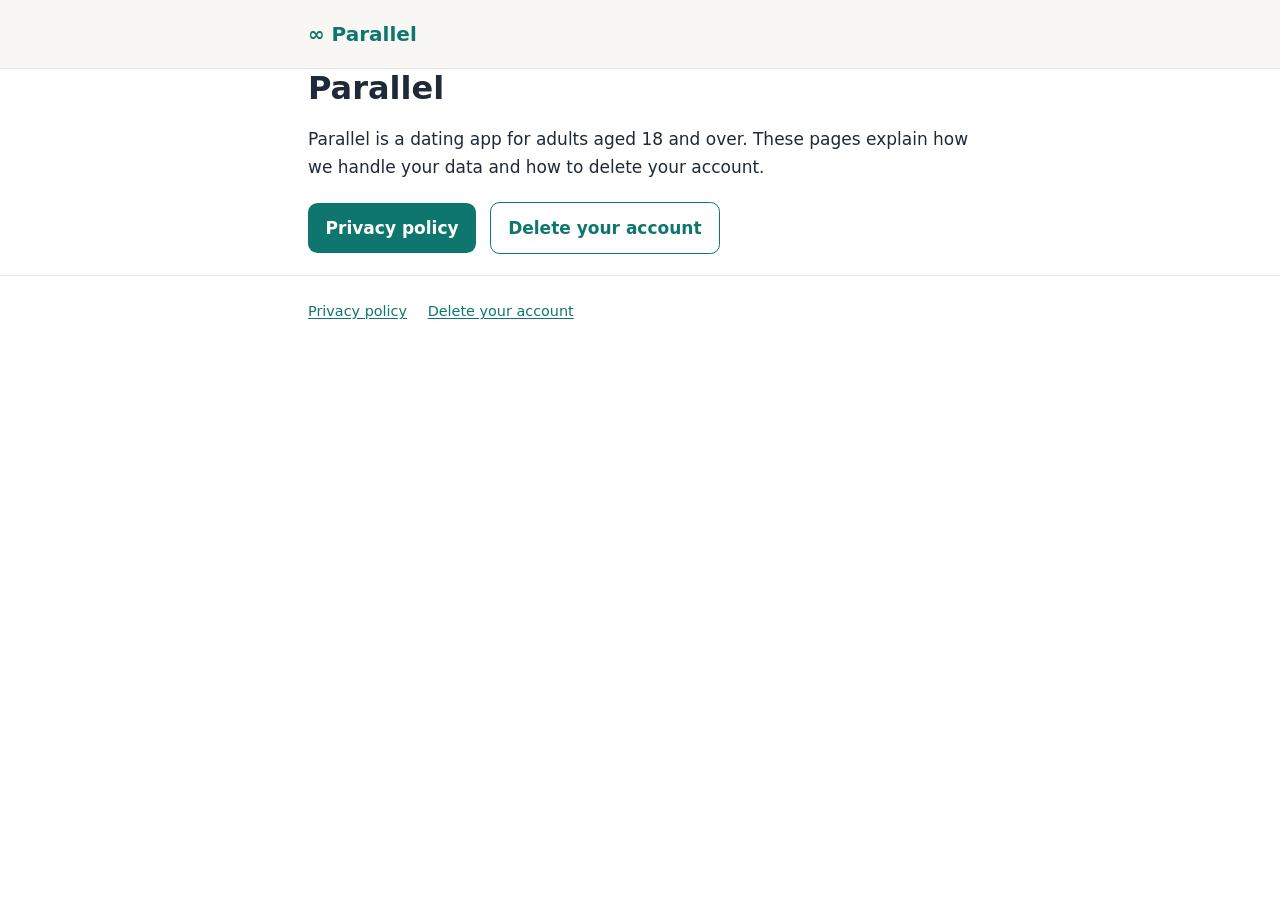
<file: index.html>
<!doctype html>
<html lang="en">
<head>
  <meta charset="utf-8">
  <meta name="viewport" content="width=device-width, initial-scale=1">
  <title>Parallel - privacy and account deletion</title>
  <meta name="description" content="Privacy policy and account deletion information for the Parallel dating app.">
  <link rel="stylesheet" href="style.css">
</head>
<body>
  <header>
    <div class="wrap"><a class="brand" href="index.html">&infin; Parallel</a></div>
  </header>

  <main class="wrap">
    <h1>Parallel</h1>
    <p>Parallel is a dating app for adults aged 18 and over. These pages explain how we handle your data and how to delete your account.</p>
    <p>
      <a class="btn" href="privacy.html">Privacy policy</a>
      <a class="btn quiet" href="delete-account.html">Delete your account</a>
    </p>
  </main>

  <footer>
    <div class="wrap">
      <a href="privacy.html">Privacy policy</a>
      <a href="delete-account.html">Delete your account</a>
    </div>
  </footer>
</body>
</html>
</file>
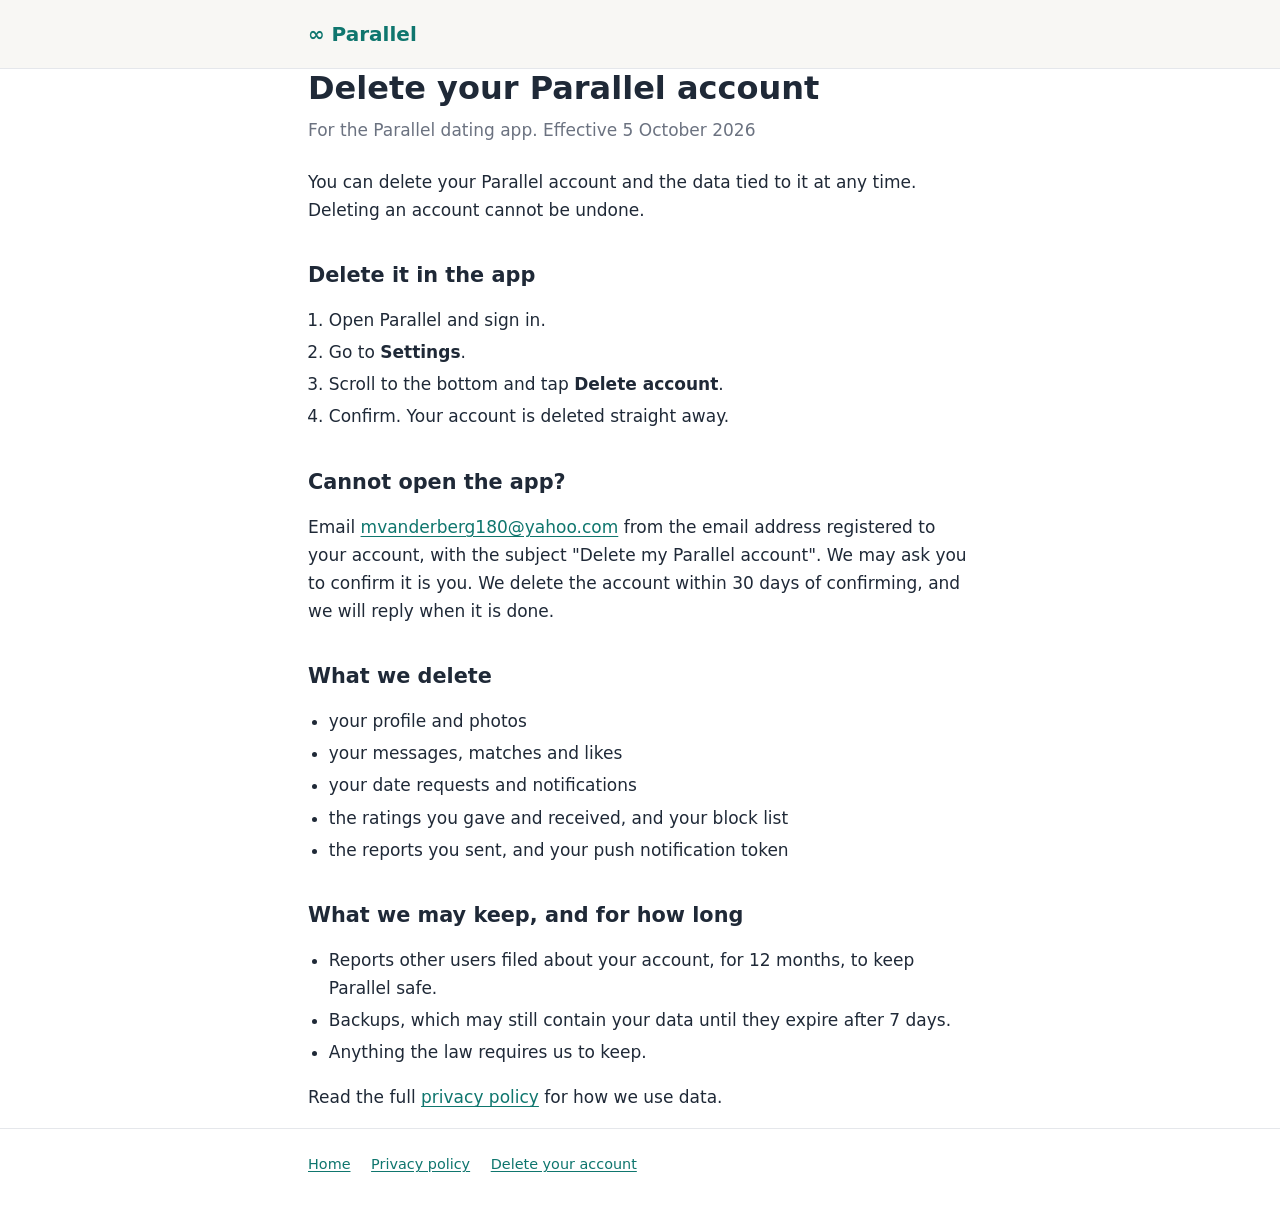
<file: delete-account.html>
<!doctype html>
<html lang="en">
<head>
  <meta charset="utf-8">
  <meta name="viewport" content="width=device-width, initial-scale=1">
  <title>Delete your Parallel account</title>
  <meta name="description" content="How to delete your Parallel account and what happens to your data.">
  <link rel="stylesheet" href="style.css">
</head>
<body>
  <header>
    <div class="wrap"><a class="brand" href="index.html">&infin; Parallel</a></div>
  </header>

  <main class="wrap">

    <h1>Delete your Parallel account</h1>
    <p class="meta">For the Parallel dating app. Effective 5 October 2026</p>

    <p>You can delete your Parallel account and the data tied to it at any time. Deleting an account cannot be undone.</p>

    <h2>Delete it in the app</h2>
    <ol>
      <li>Open Parallel and sign in.</li>
      <li>Go to <strong>Settings</strong>.</li>
      <li>Scroll to the bottom and tap <strong>Delete account</strong>.</li>
      <li>Confirm. Your account is deleted straight away.</li>
    </ol>

    <h2>Cannot open the app?</h2>
    <p>Email <a href="mailto:mvanderberg180@yahoo.com?subject=Delete%20my%20Parallel%20account">mvanderberg180@yahoo.com</a> from the email address registered to your account, with the subject "Delete my Parallel account". We may ask you to confirm it is you. We delete the account within 30 days of confirming, and we will reply when it is done.</p>

    <h2>What we delete</h2>
    <ul>
      <li>your profile and photos</li>
      <li>your messages, matches and likes</li>
      <li>your date requests and notifications</li>
      <li>the ratings you gave and received, and your block list</li>
      <li>the reports you sent, and your push notification token</li>
    </ul>

    <h2>What we may keep, and for how long</h2>
    <ul>
      <li>Reports other users filed about your account, for 12 months, to keep Parallel safe.</li>
      <li>Backups, which may still contain your data until they expire after 7 days.</li>
      <li>Anything the law requires us to keep.</li>
    </ul>

    <p>Read the full <a href="privacy.html">privacy policy</a> for how we use data.</p>
  </main>

  <footer>
    <div class="wrap">
      <a href="index.html">Home</a>
      <a href="privacy.html">Privacy policy</a>
      <a href="delete-account.html">Delete your account</a>
    </div>
  </footer>
</body>
</html>
</file>
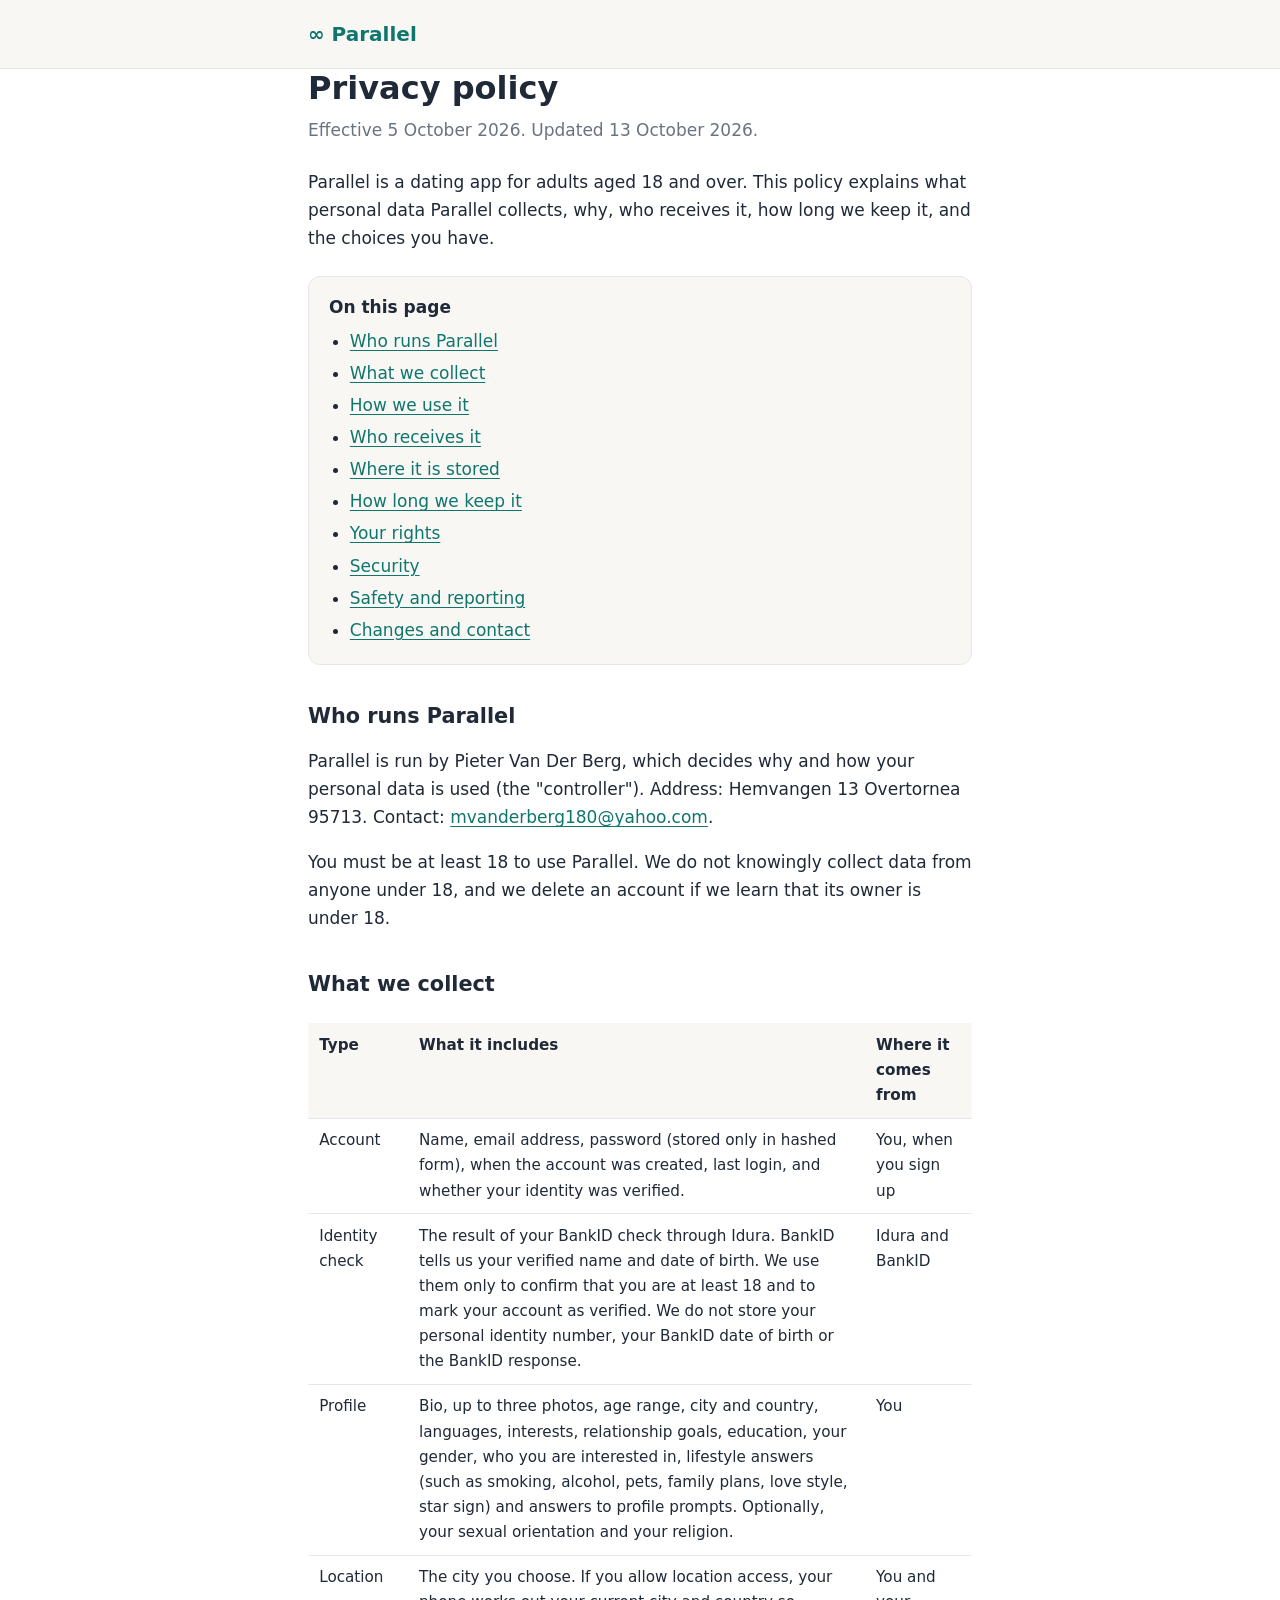
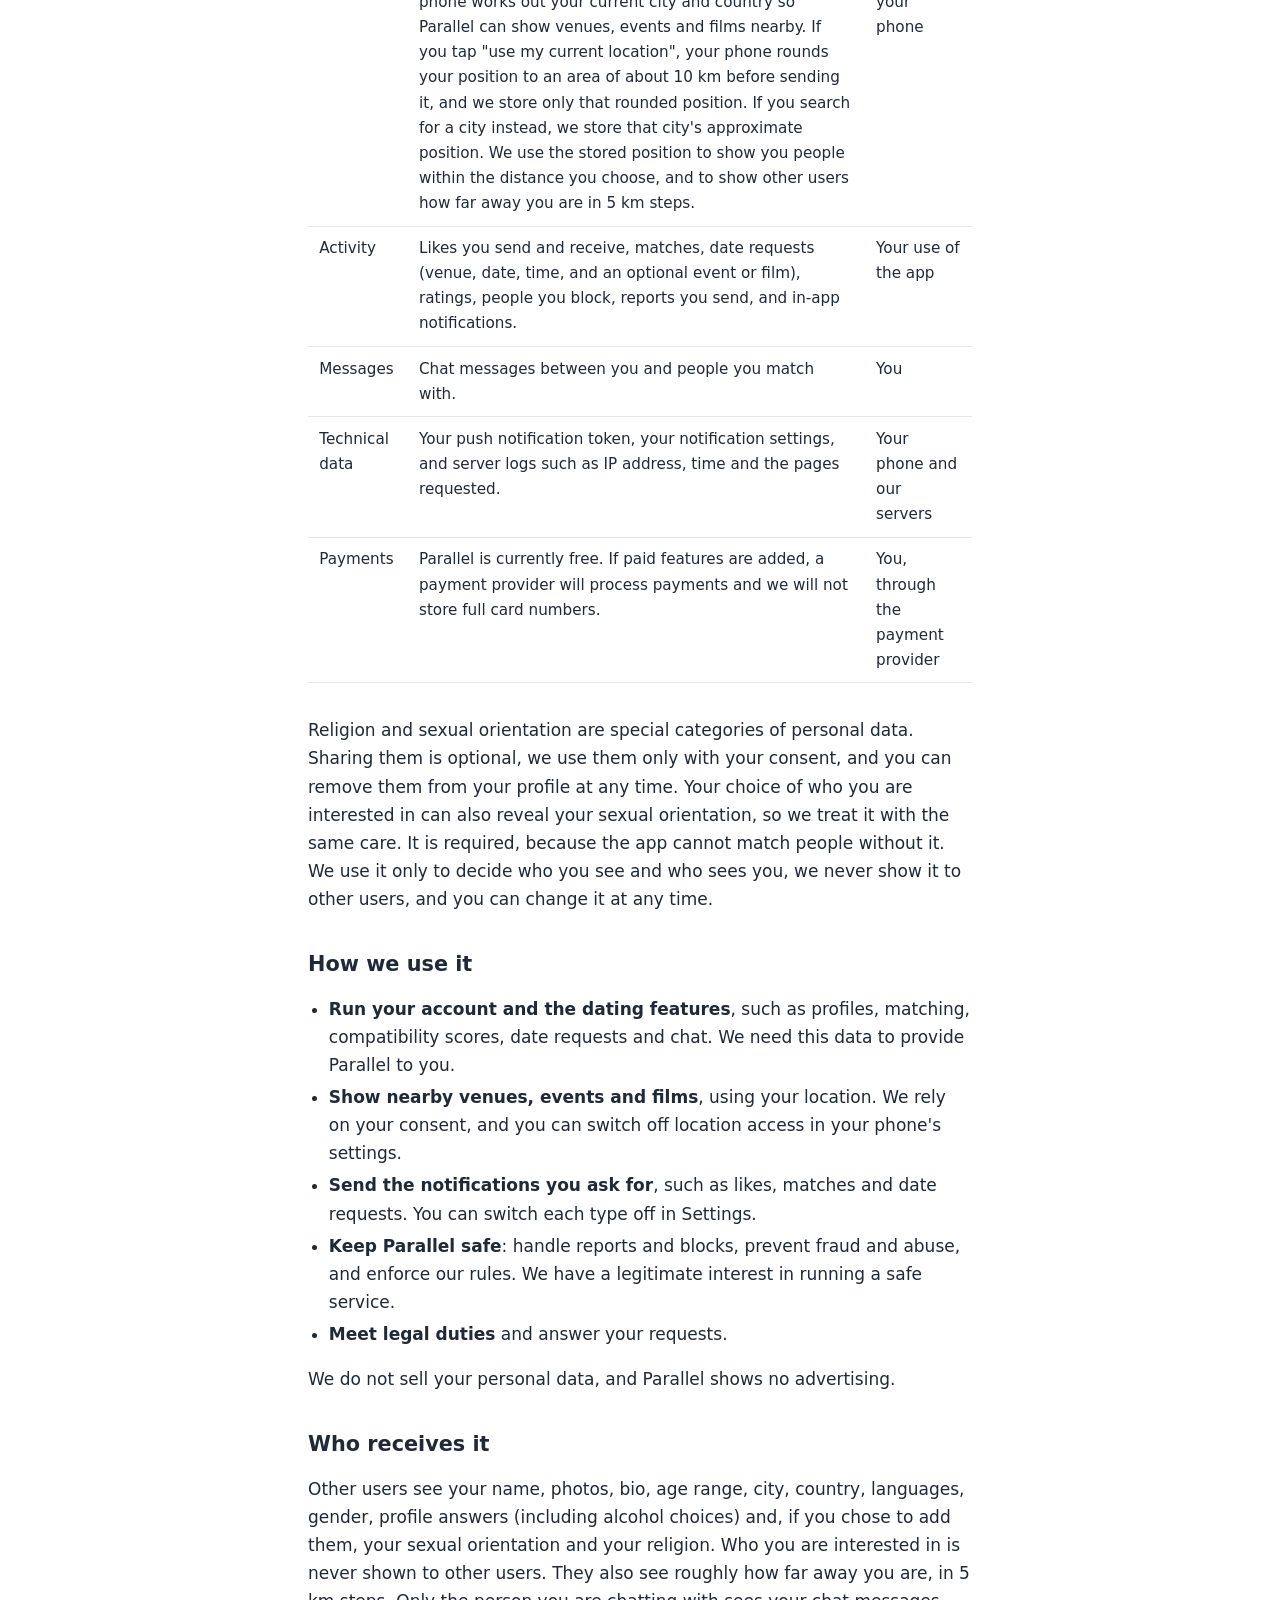
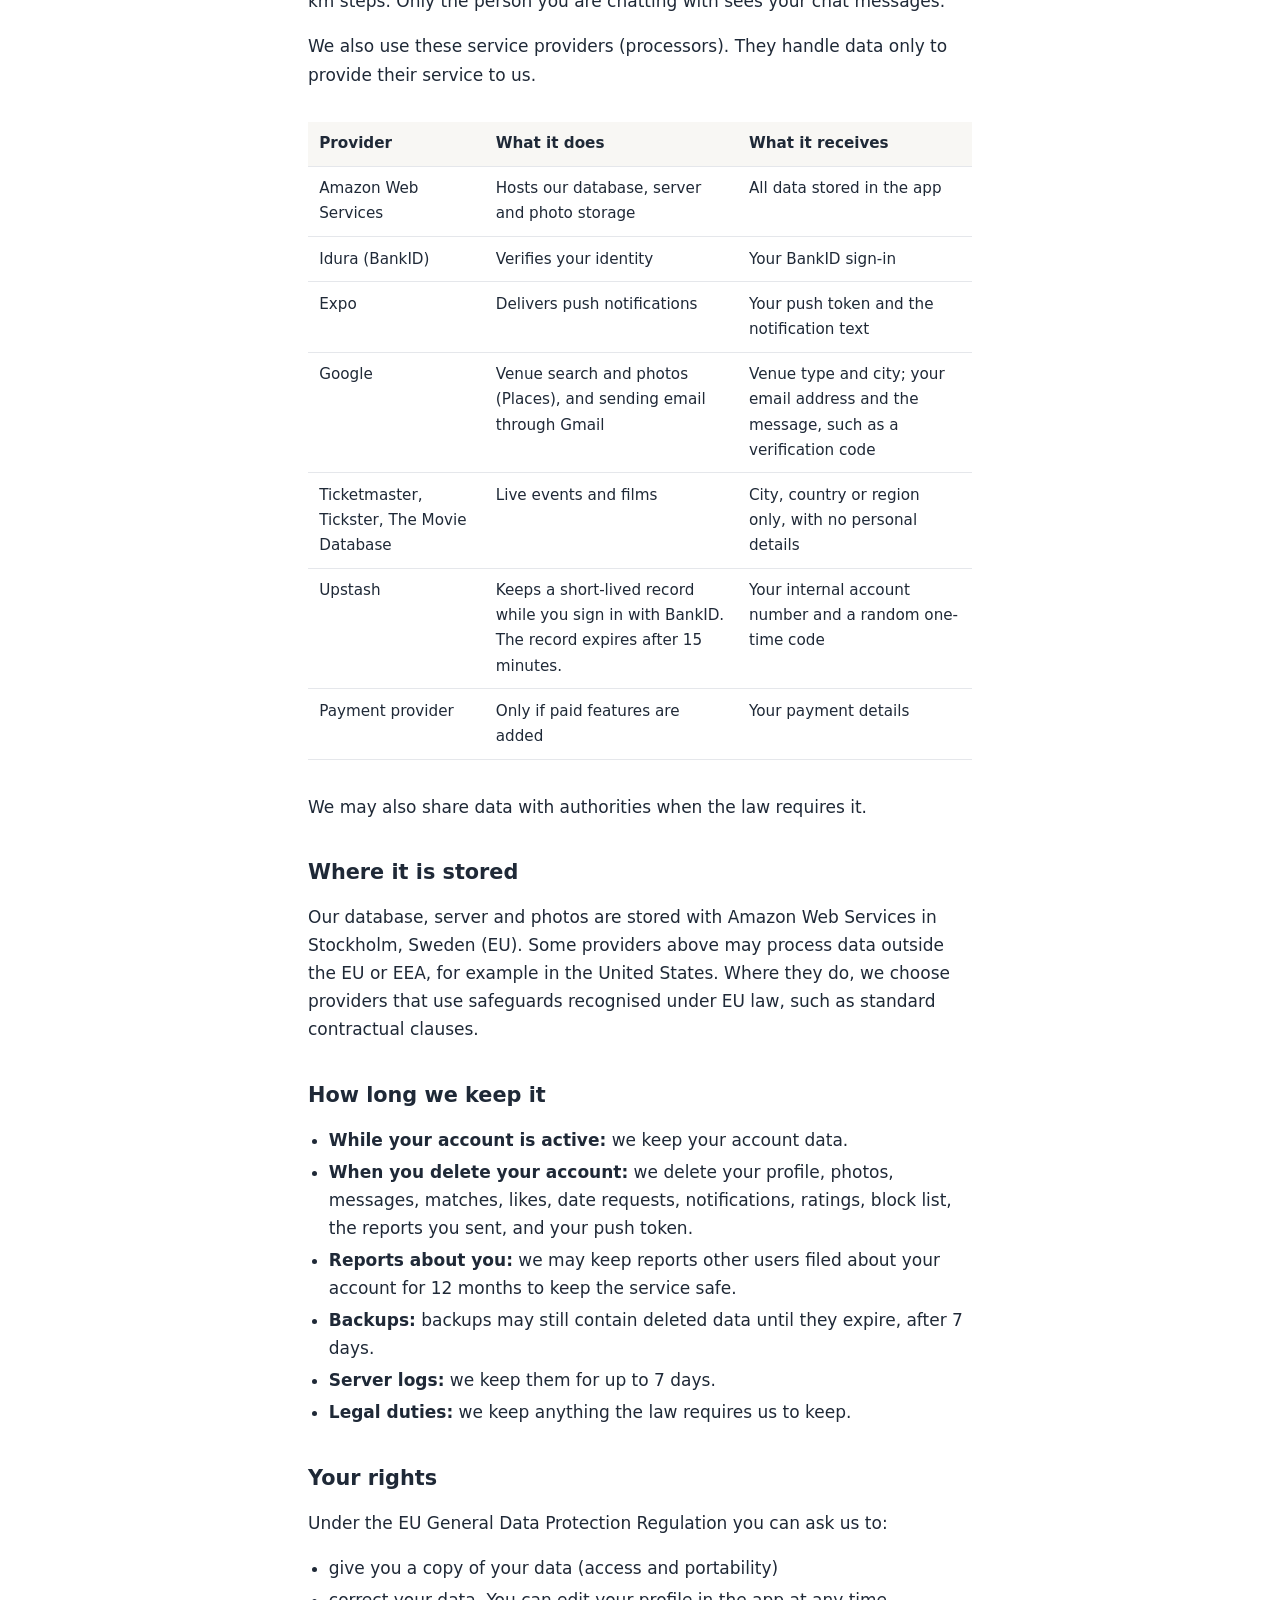
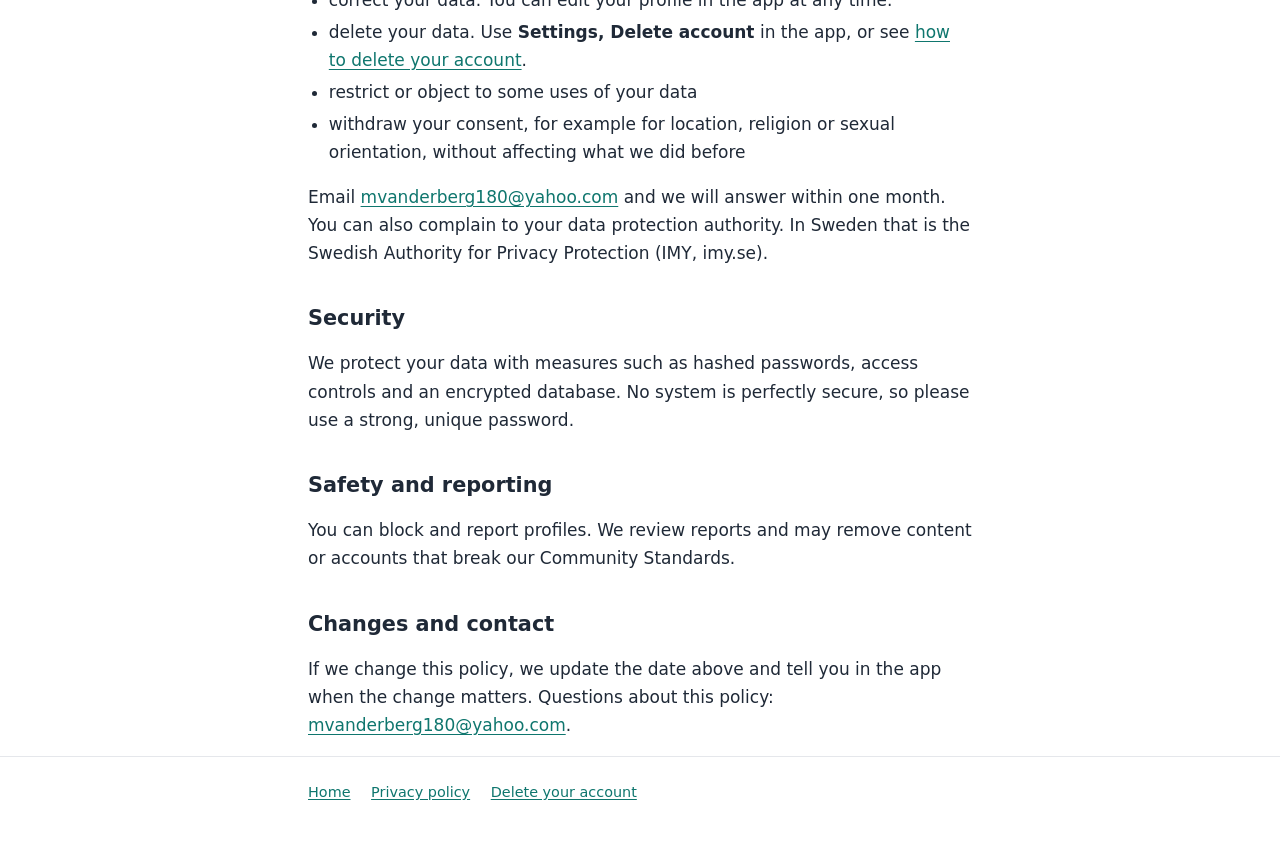
<file: privacy.html>
<!doctype html>
<html lang="en">
<head>
  <meta charset="utf-8">
  <meta name="viewport" content="width=device-width, initial-scale=1">
  <title>Privacy policy - Parallel</title>
  <meta name="description" content="How the Parallel dating app collects, uses and protects your personal data.">
  <link rel="stylesheet" href="style.css">
</head>
<body>
  <header>
    <div class="wrap"><a class="brand" href="index.html">&infin; Parallel</a></div>
  </header>

  <main class="wrap">

    <h1>Privacy policy</h1>
    <p class="meta">Effective 5 October 2026. Updated 13 October 2026.</p>

    <p>Parallel is a dating app for adults aged 18 and over. This policy explains what personal data Parallel collects, why, who receives it, how long we keep it, and the choices you have.</p>

    <nav class="toc" aria-label="On this page">
      <p>On this page</p>
      <ul>
        <li><a href="#who">Who runs Parallel</a></li>
        <li><a href="#collect">What we collect</a></li>
        <li><a href="#use">How we use it</a></li>
        <li><a href="#share">Who receives it</a></li>
        <li><a href="#where">Where it is stored</a></li>
        <li><a href="#keep">How long we keep it</a></li>
        <li><a href="#rights">Your rights</a></li>
        <li><a href="#security">Security</a></li>
        <li><a href="#safety">Safety and reporting</a></li>
        <li><a href="#changes">Changes and contact</a></li>
      </ul>
    </nav>

    <h2 id="who">Who runs Parallel</h2>
    <p>Parallel is run by Pieter Van Der Berg, which decides why and how your personal data is used (the "controller"). Address: Hemvangen 13 Overtornea 95713. Contact: <a href="mailto:mvanderberg180@yahoo.com">mvanderberg180@yahoo.com</a>.</p>
    <p>You must be at least 18 to use Parallel. We do not knowingly collect data from anyone under 18, and we delete an account if we learn that its owner is under 18.</p>

    <h2 id="collect">What we collect</h2>
    <div class="table-scroll">
      <table>
        <thead>
          <tr><th>Type</th><th>What it includes</th><th>Where it comes from</th></tr>
        </thead>
        <tbody>
          <tr><td>Account</td><td>Name, email address, password (stored only in hashed form), when the account was created, last login, and whether your identity was verified.</td><td>You, when you sign up</td></tr>
          <tr><td>Identity check</td><td>The result of your BankID check through Idura. BankID tells us your verified name and date of birth. We use them only to confirm that you are at least 18 and to mark your account as verified. We do not store your personal identity number, your BankID date of birth or the BankID response.</td><td>Idura and BankID</td></tr>
          <tr><td>Profile</td><td>Bio, up to three photos, age range, city and country, languages, interests, relationship goals, education, your gender, who you are interested in, lifestyle answers (such as smoking, alcohol, pets, family plans, love style, star sign) and answers to profile prompts. Optionally, your sexual orientation and your religion.</td><td>You</td></tr>
          <tr><td>Location</td><td>The city you choose. If you allow location access, your phone works out your current city and country so Parallel can show venues, events and films nearby. If you tap "use my current location", your phone rounds your position to an area of about 10 km before sending it, and we store only that rounded position. If you search for a city instead, we store that city's approximate position. We use the stored position to show you people within the distance you choose, and to show other users how far away you are in 5 km steps.</td><td>You and your phone</td></tr>
          <tr><td>Activity</td><td>Likes you send and receive, matches, date requests (venue, date, time, and an optional event or film), ratings, people you block, reports you send, and in-app notifications.</td><td>Your use of the app</td></tr>
          <tr><td>Messages</td><td>Chat messages between you and people you match with.</td><td>You</td></tr>
          <tr><td>Technical data</td><td>Your push notification token, your notification settings, and server logs such as IP address, time and the pages requested.</td><td>Your phone and our servers</td></tr>
          <tr><td>Payments</td><td>Parallel is currently free. If paid features are added, a payment provider will process payments and we will not store full card numbers.</td><td>You, through the payment provider</td></tr>
        </tbody>
      </table>
    </div>
    <p>Religion and sexual orientation are special categories of personal data. Sharing them is optional, we use them only with your consent, and you can remove them from your profile at any time. Your choice of who you are interested in can also reveal your sexual orientation, so we treat it with the same care. It is required, because the app cannot match people without it. We use it only to decide who you see and who sees you, we never show it to other users, and you can change it at any time.</p>

    <h2 id="use">How we use it</h2>
    <ul>
      <li><strong>Run your account and the dating features</strong>, such as profiles, matching, compatibility scores, date requests and chat. We need this data to provide Parallel to you.</li>
      <li><strong>Show nearby venues, events and films</strong>, using your location. We rely on your consent, and you can switch off location access in your phone's settings.</li>
      <li><strong>Send the notifications you ask for</strong>, such as likes, matches and date requests. You can switch each type off in Settings.</li>
      
      <li><strong>Keep Parallel safe</strong>: handle reports and blocks, prevent fraud and abuse, and enforce our rules. We have a legitimate interest in running a safe service.</li>
      <li><strong>Meet legal duties</strong> and answer your requests.</li>
    </ul>
    <p>We do not sell your personal data, and Parallel shows no advertising.</p>

    <h2 id="share">Who receives it</h2>
    <p>Other users see your name, photos, bio, age range, city, country, languages, gender, profile answers (including alcohol choices) and, if you chose to add them, your sexual orientation and your religion. Who you are interested in is never shown to other users. They also see roughly how far away you are, in 5 km steps. Only the person you are chatting with sees your chat messages.</p>
    <p>We also use these service providers (processors). They handle data only to provide their service to us.</p>
    <div class="table-scroll">
      <table>
        <thead>
          <tr><th>Provider</th><th>What it does</th><th>What it receives</th></tr>
        </thead>
        <tbody>
          <tr><td>Amazon Web Services</td><td>Hosts our database, server and photo storage</td><td>All data stored in the app</td></tr>
          <tr><td>Idura (BankID)</td><td>Verifies your identity</td><td>Your BankID sign-in</td></tr>
          <tr><td>Expo</td><td>Delivers push notifications</td><td>Your push token and the notification text</td></tr>
          <tr><td>Google</td><td>Venue search and photos (Places), and sending email through Gmail</td><td>Venue type and city; your email address and the message, such as a verification code</td></tr>
          <tr><td>Ticketmaster, Tickster, The Movie Database</td><td>Live events and films</td><td>City, country or region only, with no personal details</td></tr>
          <tr><td>Upstash</td><td>Keeps a short-lived record while you sign in with BankID. The record expires after 15 minutes.</td><td>Your internal account number and a random one-time code</td></tr>
          
          <tr><td>Payment provider</td><td>Only if paid features are added</td><td>Your payment details</td></tr>
        </tbody>
      </table>
    </div>
    <p>We may also share data with authorities when the law requires it.</p>

    <h2 id="where">Where it is stored</h2>
    <p>Our database, server and photos are stored with Amazon Web Services in Stockholm, Sweden (EU). Some providers above may process data outside the EU or EEA, for example in the United States. Where they do, we choose providers that use safeguards recognised under EU law, such as standard contractual clauses.</p>

    <h2 id="keep">How long we keep it</h2>
    <ul>
      <li><strong>While your account is active:</strong> we keep your account data.</li>
      <li><strong>When you delete your account:</strong> we delete your profile, photos, messages, matches, likes, date requests, notifications, ratings, block list, the reports you sent, and your push token.</li>
      <li><strong>Reports about you:</strong> we may keep reports other users filed about your account for 12 months to keep the service safe.</li>
      <li><strong>Backups:</strong> backups may still contain deleted data until they expire, after 7 days.</li>
      <li><strong>Server logs:</strong> we keep them for up to 7 days.</li>
      <li><strong>Legal duties:</strong> we keep anything the law requires us to keep.</li>
    </ul>

    <h2 id="rights">Your rights</h2>
    <p>Under the EU General Data Protection Regulation you can ask us to:</p>
    <ul>
      <li>give you a copy of your data (access and portability)</li>
      <li>correct your data. You can edit your profile in the app at any time.</li>
      <li>delete your data. Use <strong>Settings, Delete account</strong> in the app, or see <a href="delete-account.html">how to delete your account</a>.</li>
      <li>restrict or object to some uses of your data</li>
      <li>withdraw your consent, for example for location, religion or sexual orientation, without affecting what we did before</li>
    </ul>
    <p>Email <a href="mailto:mvanderberg180@yahoo.com">mvanderberg180@yahoo.com</a> and we will answer within one month. You can also complain to your data protection authority. In Sweden that is the Swedish Authority for Privacy Protection (IMY, imy.se).</p>

    <h2 id="security">Security</h2>
    <p>We protect your data with measures such as hashed passwords, access controls and an encrypted database. No system is perfectly secure, so please use a strong, unique password.</p>

    <h2 id="safety">Safety and reporting</h2>
    <p>You can block and report profiles. We review reports and may remove content or accounts that break our Community Standards.</p>

    <h2 id="changes">Changes and contact</h2>
    <p>If we change this policy, we update the date above and tell you in the app when the change matters. Questions about this policy: <a href="mailto:mvanderberg180@yahoo.com">mvanderberg180@yahoo.com</a>.</p>
  </main>

  <footer>
    <div class="wrap">
      <a href="index.html">Home</a>
      <a href="privacy.html">Privacy policy</a>
      <a href="delete-account.html">Delete your account</a>
    </div>
  </footer>
</body>
</html>
</file>
<file: style.css>
:root {
  --ink: #1f2937;
  --muted: #6b7280;
  --line: #e5e7eb;
  --accent: #0f766e;
  --accent-dark: #0b5f58;
  --paper: #ffffff;
  --wash: #f8f7f4;
  --flag: #fef3c7;
  --flag-line: #f59e0b;
}

* { box-sizing: border-box; }

html { -webkit-text-size-adjust: 100%; }

@media (prefers-reduced-motion: no-preference) {
  html { scroll-behavior: smooth; }
}

body {
  margin: 0;
  background: var(--paper);
  color: var(--ink);
  font: 17px/1.65 system-ui, -apple-system, "Segoe UI", Roboto, "Helvetica Neue", Arial, sans-serif;
}

.wrap {
  max-width: 44rem;
  margin: 0 auto;
  padding: 0 1.25rem;
}

header {
  background: var(--wash);
  border-bottom: 1px solid var(--line);
}

.brand {
  display: inline-block;
  padding: 1.1rem 0;
  font-size: 1.25rem;
  font-weight: 700;
  color: var(--accent);
  text-decoration: none;
}

main { padding: 2rem 0 3rem; }

h1 { font-size: 2rem; line-height: 1.2; margin: 0 0 0.5rem; }
h2 { font-size: 1.3rem; line-height: 1.3; margin: 2.4rem 0 0.6rem; }
h3 { font-size: 1.05rem; margin: 1.6rem 0 0.4rem; }

p, li { max-width: 68ch; }
ul, ol { padding-left: 1.3rem; }
li { margin: 0.25rem 0; }

a { color: var(--accent); text-underline-offset: 0.15em; }

a:focus-visible,
.btn:focus-visible {
  outline: 3px solid var(--accent);
  outline-offset: 2px;
  border-radius: 0.25rem;
}

.meta { color: var(--muted); margin: 0 0 1.5rem; }

nav.toc {
  border: 1px solid var(--line);
  border-radius: 0.75rem;
  background: var(--wash);
  padding: 1rem 1.25rem;
  margin: 1.5rem 0;
}

nav.toc p { margin: 0; font-weight: 600; }
nav.toc ul { margin: 0.4rem 0 0; }

.table-scroll { overflow-x: auto; }

table {
  width: 100%;
  border-collapse: collapse;
  margin: 1rem 0;
  font-size: 0.95rem;
}

th, td {
  text-align: left;
  vertical-align: top;
  padding: 0.6rem 0.7rem;
  border-bottom: 1px solid var(--line);
}

th { font-weight: 600; background: var(--wash); }

mark.todo {
  background: var(--flag);
  border-bottom: 2px solid var(--flag-line);
  border-radius: 0.2em;
  padding: 0 0.2em;
  color: var(--ink);
}

.draft {
  background: var(--flag);
  border: 1px solid var(--flag-line);
  border-radius: 0.75rem;
  padding: 0.8rem 1rem;
  margin: 1rem 0 1.5rem;
}

.btn {
  display: inline-block;
  background: var(--accent);
  color: #ffffff;
  font-weight: 600;
  text-decoration: none;
  padding: 0.7rem 1.1rem;
  border-radius: 0.6rem;
  margin: 0.25rem 0.5rem 0.25rem 0;
}

.btn:hover { background: var(--accent-dark); }

.btn.quiet {
  background: transparent;
  color: var(--accent);
  border: 1px solid var(--accent);
}

footer {
  border-top: 1px solid var(--line);
  color: var(--muted);
  font-size: 0.9rem;
  padding: 1.5rem 0 2.5rem;
}

footer a { margin-right: 1rem; }
</file>
